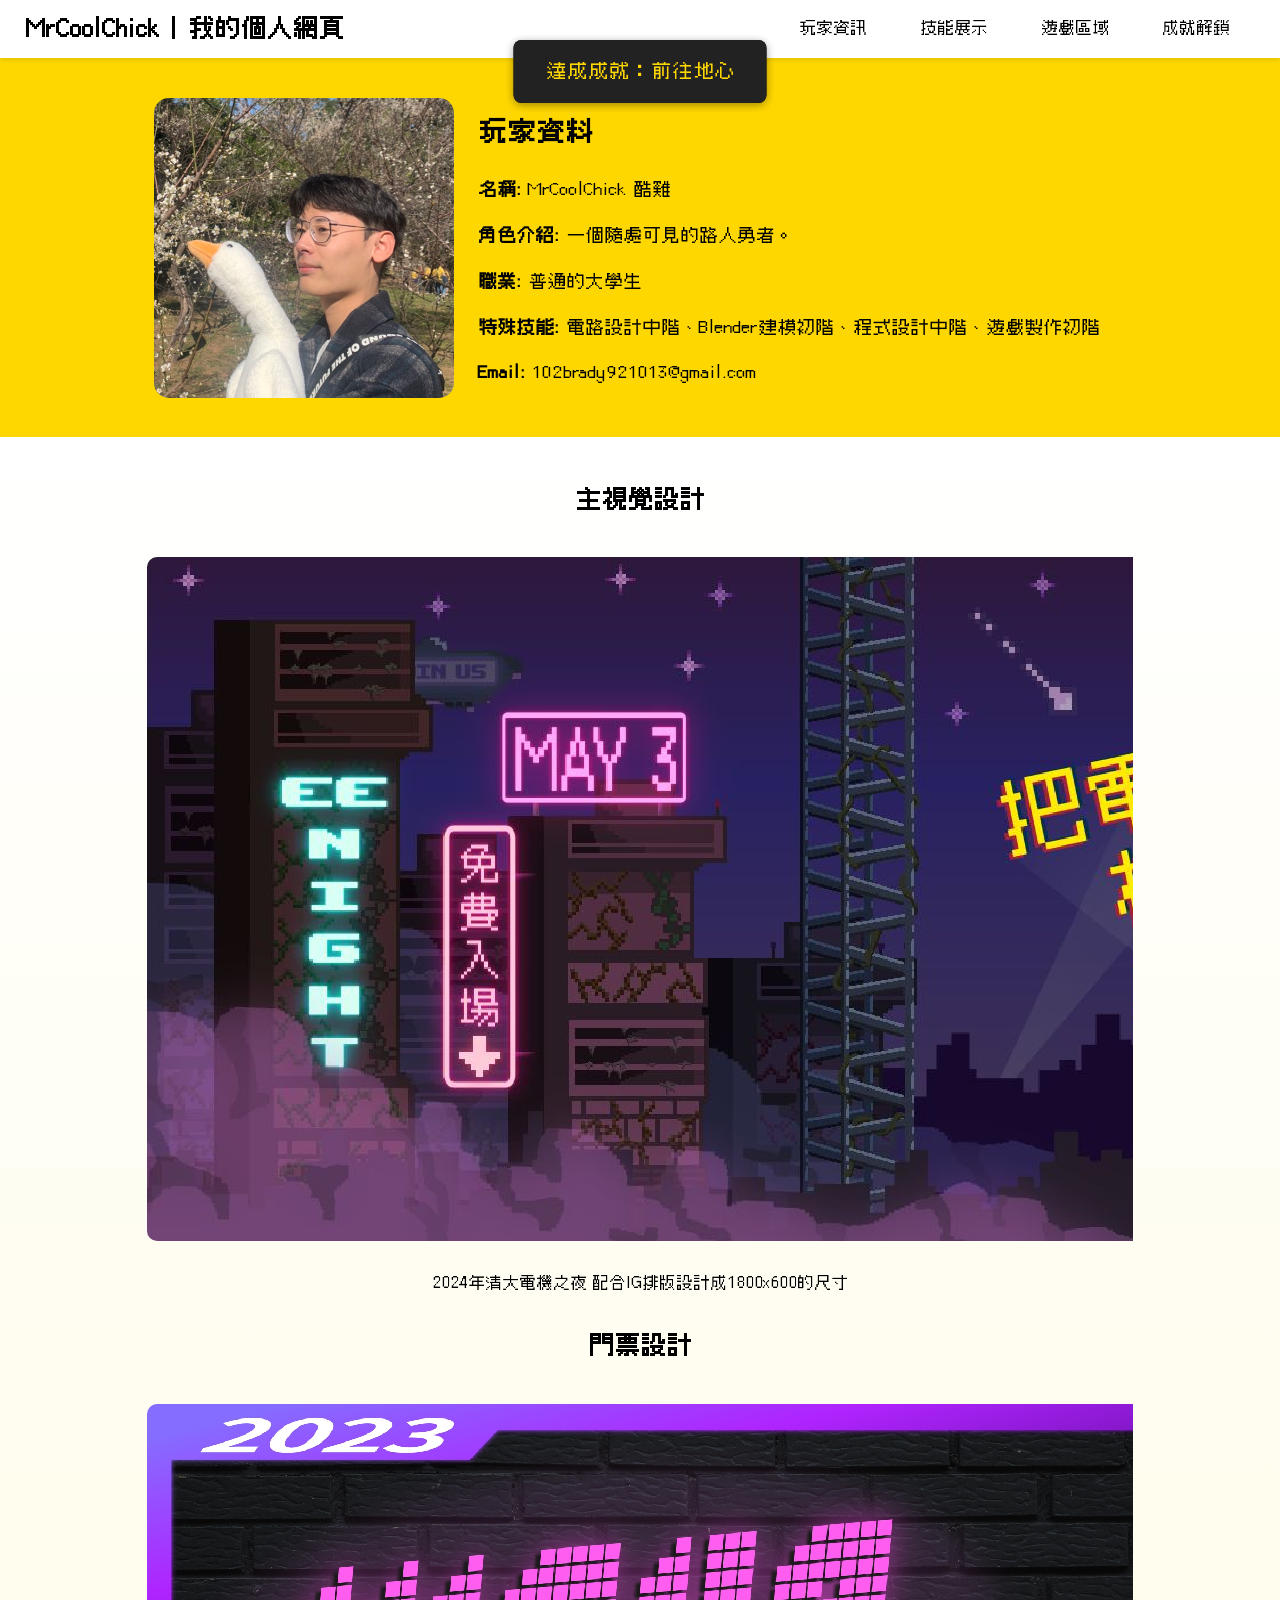
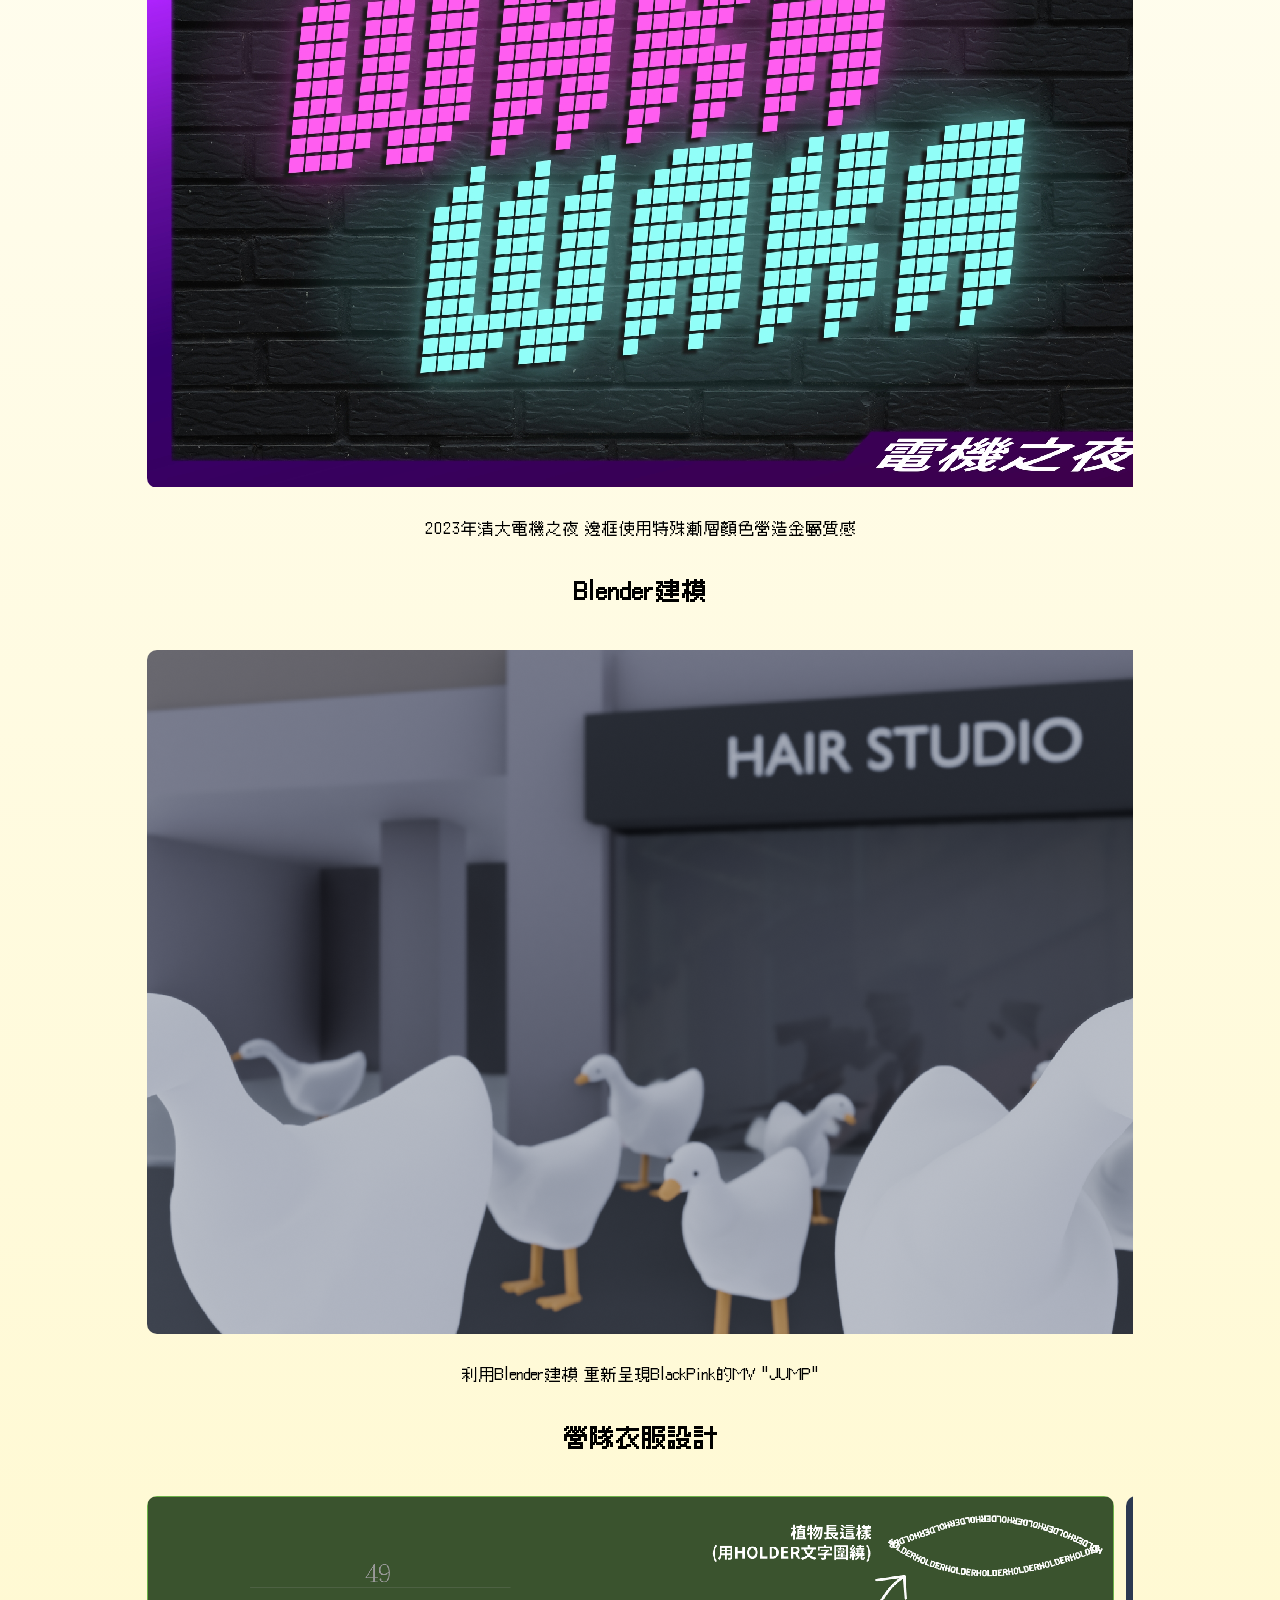
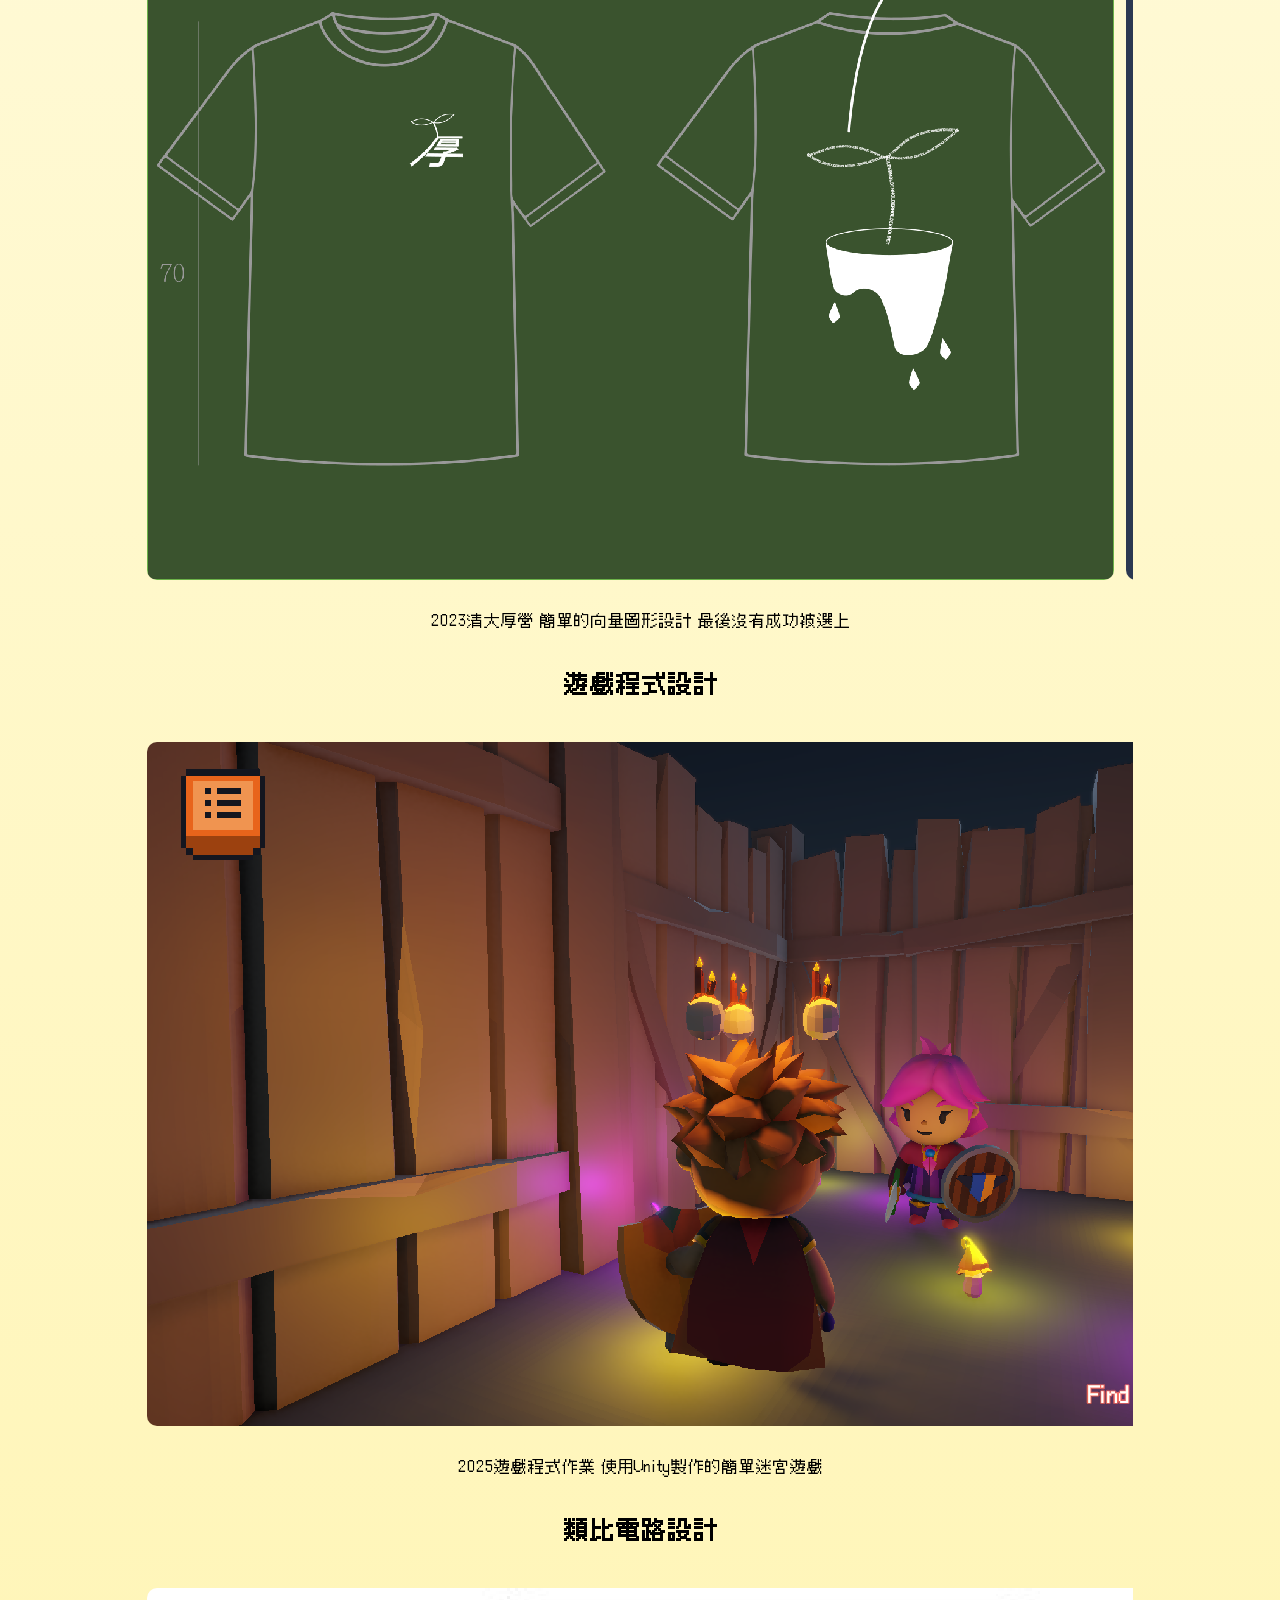
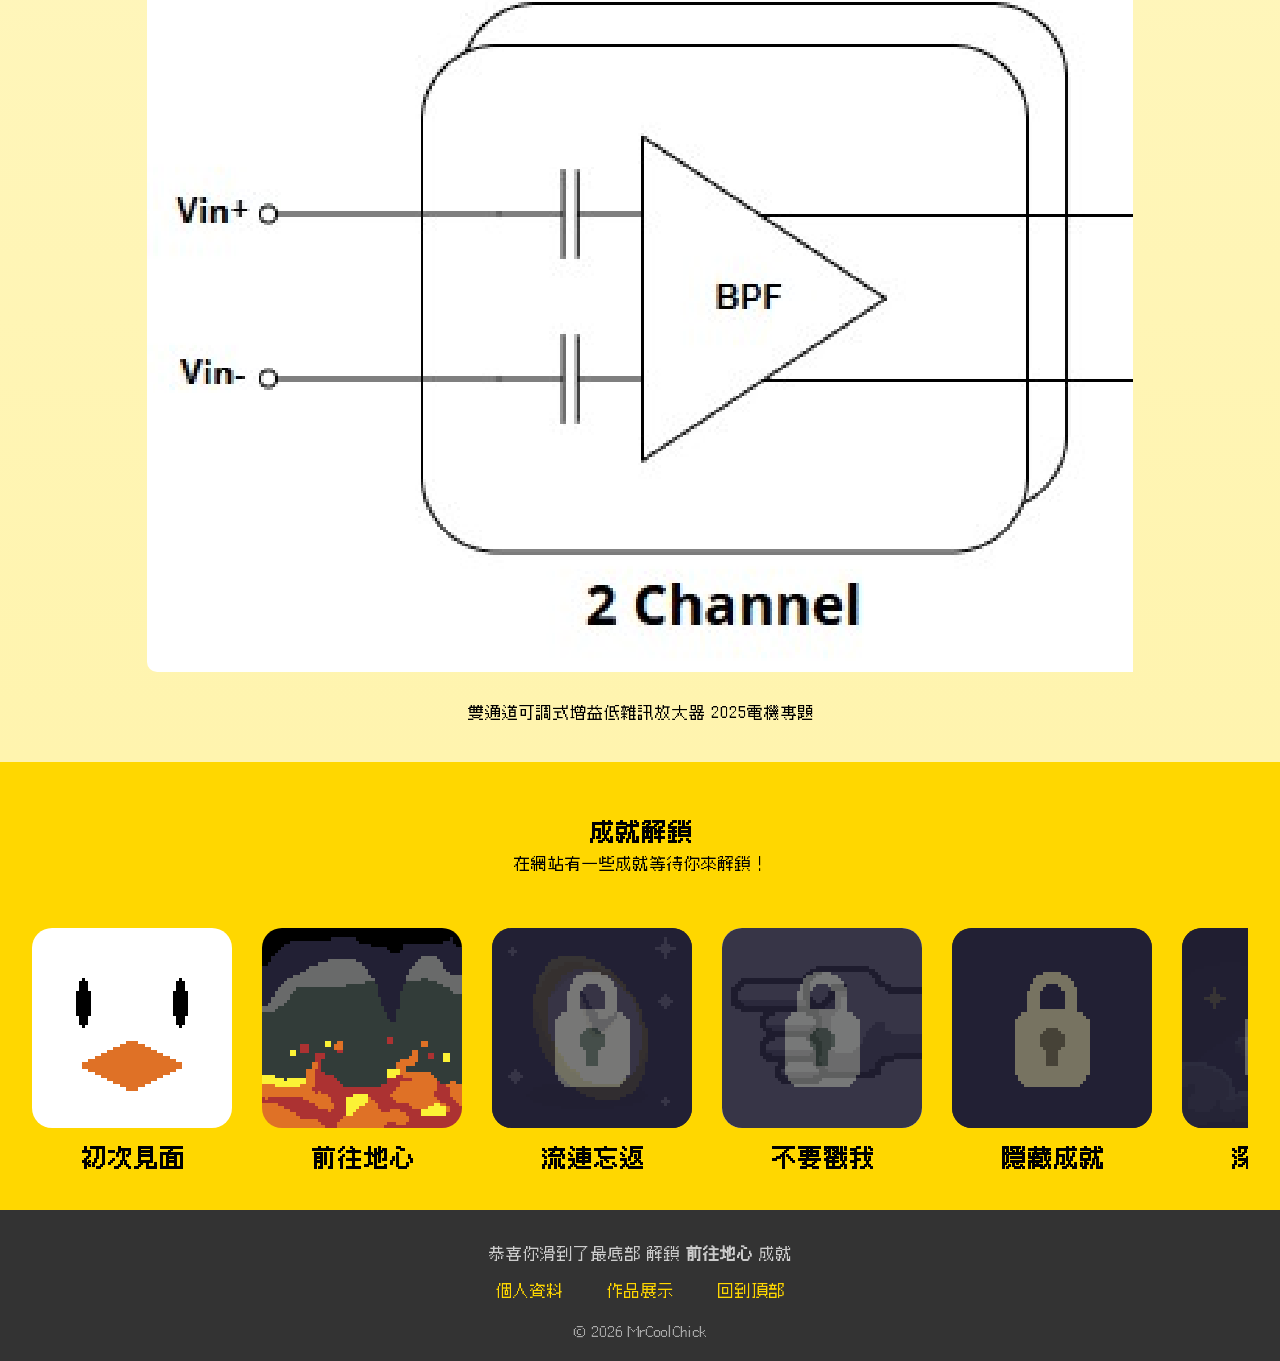
<file: index.html>
<!DOCTYPE html>
<html lang="zh-Hant">
<head>
  <meta charset="UTF-8">
  <meta name="viewport" content="width=device-width, initial-scale=1.0">
  <title>MrCoolChick | 我的個人網頁</title>
  <link rel="icon" href="./image/LOGO.png" type="image/png">
  <link rel="stylesheet" href="./css/main.css">
</head>
<body id="top">
  <!-- 頁首區塊 -->
  <header>
    <div class="header-container">
      <div class="header-title">MrCoolChick | 我的個人網頁</div>
      <nav class="header-nav">
        <a href="#profile">玩家資訊</a>
        <a href="#works">技能展示</a>
        <a href="./MiniGame/index.html">遊戲區域</a>
        <a href="#achievement">成就解鎖</a>
      </nav>
      <button class="hamburger" aria-label="開啟選單">
        <span></span><span></span><span></span>
      </button>
    </div>
  </header>
  
  <!-- 個人資料區域 -->
  <section class="profile" id="profile">
    <div class="profile-container"> 
      <img src="./image/pro.jpg" alt="profile image" class="profile-img">
      <div class="profile-text">
        <h2>玩家資料</h2>
        <p><strong>名稱: </strong>MrCoolChick 酷雞</p>
        <p><strong>角色介紹: </strong>一個隨處可見的路人勇者。</p>
        <p><strong>職業: </strong>普通的大學生</p>
        <p><strong>特殊技能: </strong>電路設計中階、Blender建模初階、程式設計中階、遊戲製作初階</p>
        <p><strong>Email: </strong>102brady921013@gmail.com</p>
      </div>
    </div>
  </section>

  <!-- 作品展示區域 -->
  <section class="works" id="works">

    <h2>主視覺設計</h2>
    <div class="carousel">
      <img src="./image/work_1_4.jpg" alt="work1 picture4" class="carousel-img">
    </div>
    <div class="carousel-desc">2024年清大電機之夜 配合IG排版設計成1800x600的尺寸</div>

    <h2>門票設計</h2>
    <div class="carousel">
      <img src="./image/work_2_1.jpg" alt="work2 picture1" class="carousel-img">
      <img src="./image/work_2_2.jpg" alt="work2 picture2" class="carousel-img">
    </div>
    <div class="carousel-desc">2023年清大電機之夜 邊框使用特殊漸層顏色營造金屬質感</div>

    <h2>Blender建模</h2>
    <div class="carousel">
      <img src="./image/work_3_1.png" alt="work3 picture1" class="carousel-img">
      <img src="./image/work_3_2.png" alt="work3 picture2" class="carousel-img">
      <img src="./image/work_3_3.png" alt="work3 picture3" class="carousel-img">
    </div>
    <div class="carousel-desc">利用Blender建模 重新呈現BlackPink的MV "JUMP"</div>

    <h2>營隊衣服設計</h2>
    <div class="carousel">
      <img src="./image/work_4_1.png" alt="work4 picture1" class="carousel-img">
      <img src="./image/work_4_2.png" alt="work4 picture2" class="carousel-img">
      <img src="./image/work_4_3.png" alt="work4 picture3" class="carousel-img">
      <img src="./image/work_4_4.png" alt="work4 picture4" class="carousel-img">
    </div>
    <div class="carousel-desc">2023清大厚營 簡單的向量圖形設計 最後沒有成功被選上</div>

    <h2>遊戲程式設計</h2>
    <div class="carousel">
      <img src="./image/work_5_2.png" alt="work5 picture2" class="carousel-img">
      <img src="./image/work_5_3.png" alt="work5 picture3" class="carousel-img">
      <img src="./image/work_5_4.png" alt="work5 picture4" class="carousel-img">
      <img src="./image/work_5_1.png" alt="work5 picture1" class="carousel-img">
    </div>
    <div class="carousel-desc">2025遊戲程式作業 使用Unity製作的簡單迷宮遊戲</div>

    <h2>類比電路設計</h2>
    <div class="carousel">
      <img src="./image/work_6_1.jpg" alt="work6 picture1" class="carousel-img">
      <img src="./image/work_6_2.jpg" alt="work6 picture2" class="carousel-img">
      <img src="./image/work_6_3.jpg" alt="work6 picture3" class="carousel-img">
    </div>
    <div class="carousel-desc">雙通道可調式增益低雜訊放大器 2025電機專題</div>
  </section>
  <!--成就解鎖區域-->
  <section class="achievement" id="achievement">
    <h1 style="margin-bottom: 0;">成就解鎖</h1>
    <p style="margin-top: 0; margin-bottom: 50px;">在網站有一些成就等待你來解鎖！</p>
    <div class="achievement-container">
      <div class="achievement-single">
        <img src="./image/ach_FirstTime.png" alt="achievement image" class="achievement-img">
        <img src="./image/ach_Lock.png" alt="achievement lock" class="achievement-lock" id="lock4">
        <p><strong>初次見面</strong></p>
      </div>
      <div class="achievement-single">
        <img src="./image/ach_ToTheCore.png" alt="achievement image" class="achievement-img">
        <img src="./image/ach_Lock.png" alt="achievement lock" class="achievement-lock" id="lock1">
        <p><strong>前往地心</strong></p>
      </div>
      <div class="achievement-single">
        <img src="./image/ach_Clock.png" alt="achievement image" class="achievement-img">
        <img src="./image/ach_Lock.png" alt="achievement lock" class="achievement-lock" id="lock2">
        <p><strong>流連忘返</strong></p>
      </div>
      <div class="achievement-single">
        <img src="./image/ach_Finger.png" alt="achievement image" class="achievement-img">
        <img src="./image/ach_Lock.png" alt="achievement lock" class="achievement-lock" id="lock3">
        <p><strong>不要戳我</strong></p>
      </div>
      <div class="achievement-single">
        <img src="./image/ach_Hidden.png" alt="achievement image" class="achievement-img" id="hidden-achievement">
        <img src="./image/ach_Lock.png" alt="achievement lock" class="achievement-lock" id="lock5">
        <p><strong>隱藏成就</strong></p>
      </div>
      <div class="achievement-single">
        <img src="./image/ach_Night.png" alt="achievement image" class="achievement-img">
        <img src="./image/ach_Lock.png" alt="achievement lock" class="achievement-lock" id="lock6">
        <p><strong>深夜探險</strong></p>
      </div>
      <div class="achievement-single">
        <img src="./image/ach_Top.png" alt="achievement image" class="achievement-img">
        <img src="./image/ach_Lock.png" alt="achievement lock" class="achievement-lock" id="lock7">
        <p><strong>頂天立地</strong></p>
      </div>
    </div>
  </section>

  </section>
  <!-- 頁尾區塊 -->
  <footer>
    <div class="footer-desc">恭喜你滑到了最底部 解鎖<strong> 前往地心 </strong>成就</div>
    <div class="footer-nav">
      <a href="#profile">個人資料</a>
      <a href="#works">作品展示</a>
      <a href="#top">回到頂部</a>
    </div>
    <div style="color:#aaa;font-size:0.95rem;">
      &copy; <span id="footerYear"></span> MrCoolChick
    </div>
  </footer>

  <script src="./js/utils.js"></script>
  <script src="./js/main.js"></script>
  <script src="./js/ui.js"></script>
  <script src="./js/achievement.js"></script>
</body>
</html>
</file>
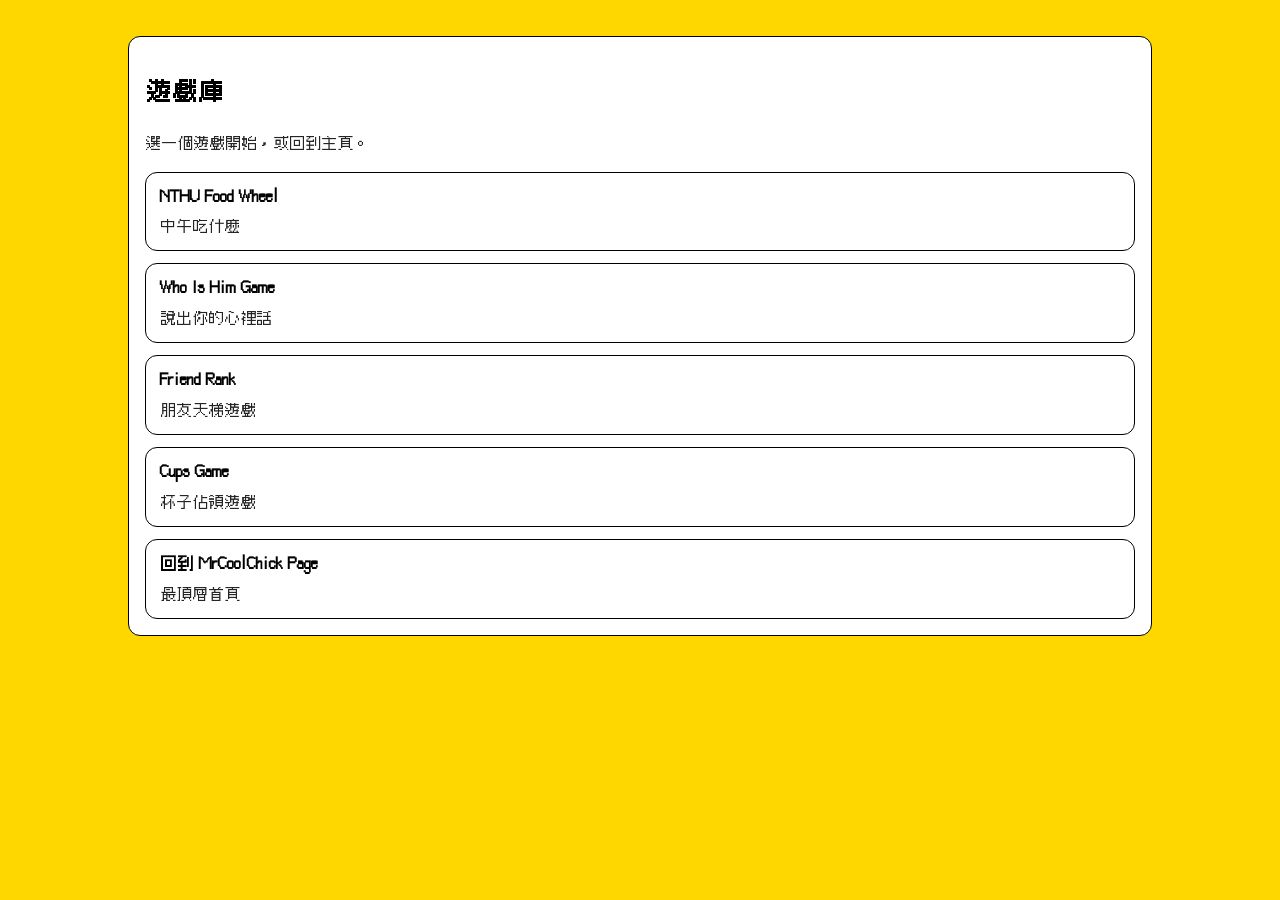
<file: MiniGame/index.html>
<!doctype html>
<html lang="zh-Hant">
	<head>
		<meta charset="utf-8" />
		<meta name="viewport" content="width=device-width, initial-scale=1" />
		<title>MiniGame 遊戲庫</title>

		<!-- Reuse site-wide styles (from project root) -->
		<link rel="stylesheet" href="../css/main.css" />

		<style>
			body {
				margin: 0;
				background: #ffd700;
			}

			/* Minimal layout only; avoid introducing new theme colors */
			.container {
				max-width: 80%;
				margin: 0 auto;
				padding: 24px 16px;
				
			}
			.card {
				padding: 16px;
				border: 1px solid currentColor;
				border-radius: 12px;
				margin: 12px 0;
                background: #ffffff;

			}
			.links {
				display: grid;
				gap: 12px;
				margin-top: 16px;
			}
			.link {
				display: block;
				padding: 12px 14px;
				border: 1px solid currentColor;
				border-radius: 12px;
				text-decoration: none;
                color: inherit;
			}
			.link:hover {
				background: rgba(0, 0, 0, 0.05);
			}
			.link:focus {
				outline: 2px solid currentColor;
				outline-offset: 2px;
			}
			.sub {
				opacity: 0.85;
				font-size: 0.95em;
				margin-top: 4px;
			}
		</style>
	</head>
	<body>
		<main class="container">
			<section class="card">
				<h1>遊戲庫</h1>
				<p class="sub">選一個遊戲開始，或回到主頁。</p>

				<nav class="links" aria-label="遊戲列表">
					<a class="link" href="./NTHUFoodWheel/index.html">
						<strong>NTHU Food Wheel</strong>
						<div class="sub">中午吃什麼</div>
					</a>

					<a class="link" href="./WhoIsHimGame/index.html">
						<strong>Who Is Him Game</strong>
						<div class="sub">說出你的心裡話</div>
					</a>

					<a class="link" href="./FriendRank/index.html">
						<strong>Friend Rank</strong>
						<div class="sub">朋友天梯遊戲</div>
					</a>

					<a class="link" href="./Cups/index.html">
						<strong>Cups Game</strong>
						<div class="sub">杯子佔領遊戲</div>
					</a>

					<a class="link" href="../index.html">
						<strong>回到 MrCoolChick Page</strong>
						<div class="sub">最頂層首頁</div>
					</a>
				</nav>
			</section>
		</main>
	</body>
</html>
</file>
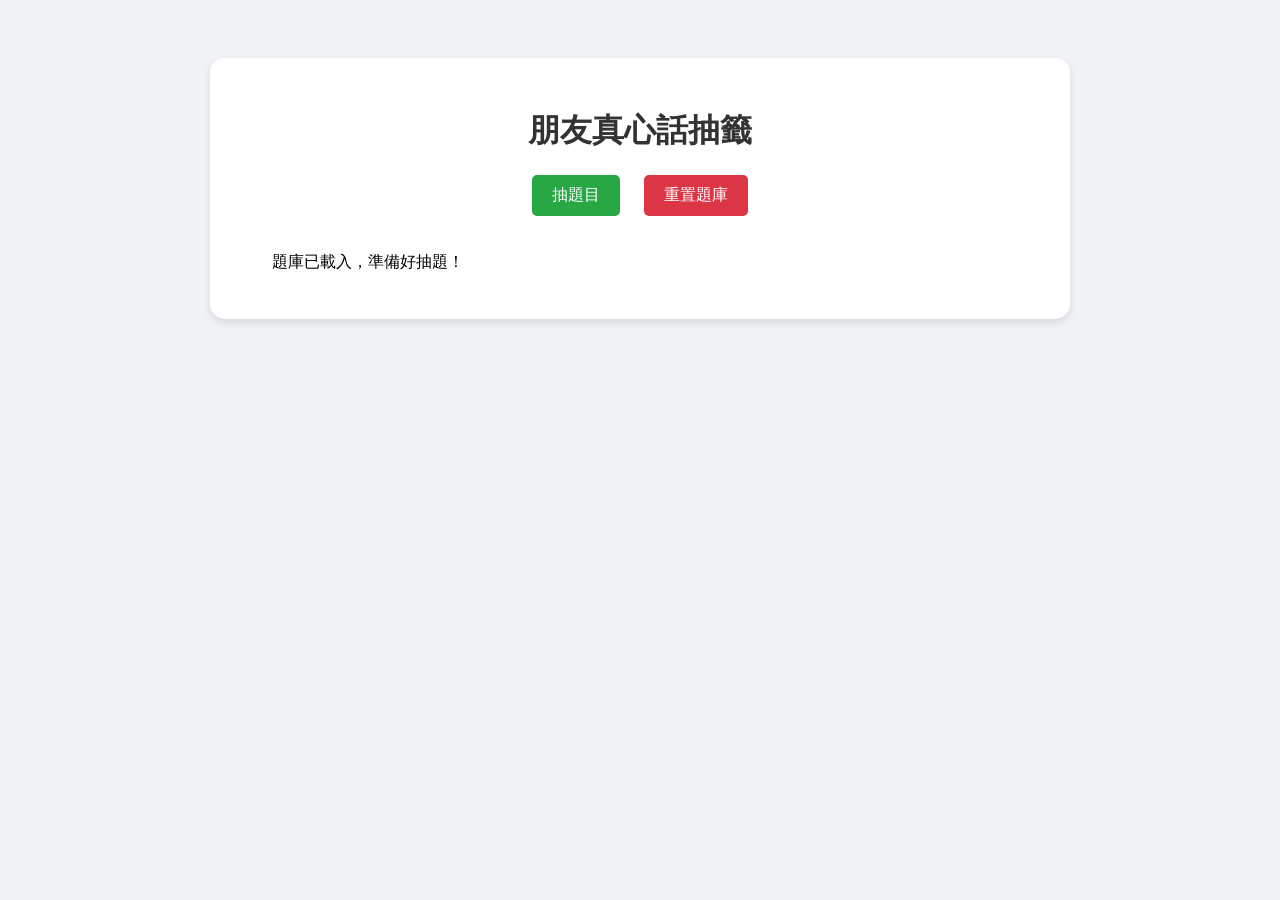
<file: WhoIsHimGame/index.html>
<!DOCTYPE html>
<html lang="zh-Hant">
<head>
    <meta charset="UTF-8">
    <meta name="viewport" content="width=device-width, initial-scale=1.0">
    <title>朋友真心話大抽籤</title>
    <link rel="stylesheet" href="style.css">
</head>
<body>
    <div class="container">
        <h1>朋友真心話抽籤</h1>
        <div class="controls">
            <button id="drawBtn">抽題目</button>
            <button id="resetBtn">重置題庫</button>
        </div>
        <div id="questionArea" class="question-grid"></div>
    </div>
    <script src="questions.js"></script>
    <script src="script.js"></script>
</body>
</html>
</file>
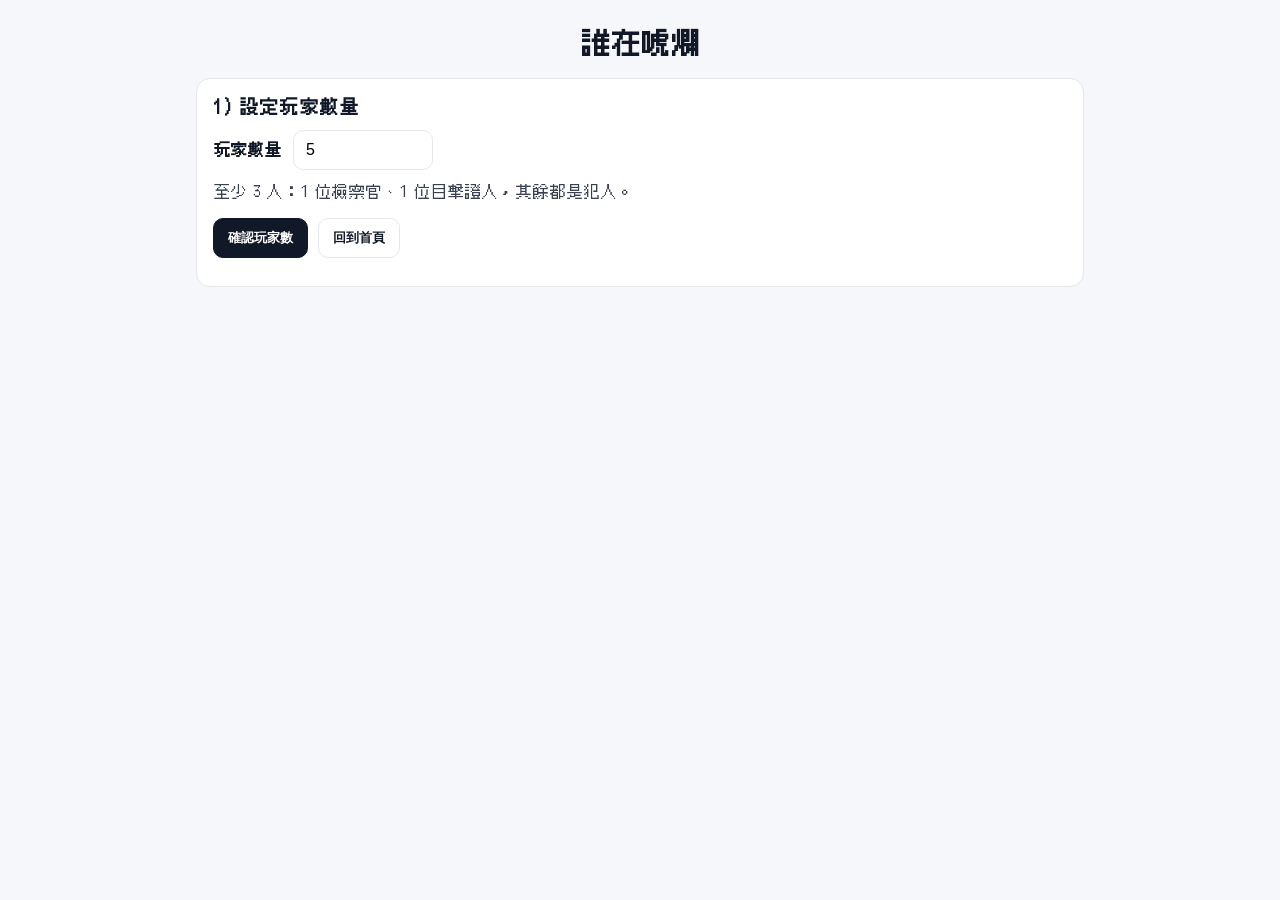
<file: MiniGame/Bullshit/index.html>
<!DOCTYPE html>
<html lang="zh-Hant">
<head>
	<meta charset="UTF-8" />
	<meta name="viewport" content="width=device-width, initial-scale=1.0" />
	<title>誰在唬爛</title>
	<link rel="stylesheet" href="style.css" />
</head>

<body>
	<div class="container">
		<h1>誰在唬爛</h1>
		<div class="card" role="application" aria-label="誰在唬爛遊戲">
			<!-- Setup -->
			<section id="panel-setup" class="panel" aria-label="設定玩家數量">
				<h2>1) 設定玩家數量</h2>
				<div class="row">
					<label class="label" for="playerCount">玩家數量</label>
					<input id="playerCount" class="input" type="number" inputmode="numeric" min="3" max="20" value="5" />
				</div>
				<p class="hint">至少 3 人：1 位檢察官、1 位目擊證人，其餘都是犯人。</p>
				<div class="controls">
					<button id="btn-confirmPlayers" type="button" class="btn btn-primary">確認玩家數</button>
					<button id="btn-backHome-setup" type="button" class="btn btn-ghost">回到首頁</button>
				</div>
				<p id="setupError" class="error" aria-live="polite"></p>
			</section>

			<!-- Question -->
			<section id="panel-question" class="panel" aria-label="抽題目" hidden>
				<h2>2) 抽題目</h2>
				<div class="termBox">
					<div class="termLabel">題目詞彙</div>
					<div id="termText" class="termText">—</div>
				</div>
				<p class="hint">隨時可以重抽。只有目擊證人能按「查看解釋」偷看正確解釋。</p>
				<div class="controls">
					<button id="btn-redraw" type="button" class="btn btn-secondary">重抽題目</button>
					<button id="btn-startRoles" type="button" class="btn btn-primary">開始分配身分</button>
					<button id="btn-changePlayers" type="button" class="btn btn-ghost">更改玩家數</button>
				</div>
				<p id="questionError" class="error" aria-live="polite"></p>
			</section>

			<!-- Roles -->
			<section id="panel-roles" class="panel" aria-label="輪流查看身分" hidden>
				<h2>3) 輪流查看身分</h2>
				<div class="roleHeader">
					<div id="turnPlayer" class="turnPlayer">請把螢幕交給玩家 1</div>
					<div class="termMini">題目：<span id="termMiniText">—</span></div>
				</div>
				<div id="roleCover" class="cover">
					<p class="hint">只有這位玩家可以看螢幕，其他人請轉頭或閉眼。</p>
					<div class="controls">
						<button id="btn-revealRole" type="button" class="btn btn-primary">查看我的身分</button>
					</div>
				</div>
				<div id="roleReveal" class="reveal" hidden>
					<div id="roleText" class="roleText">—</div>
					<div id="roleHint" class="roleHint">—</div>
					<div id="explainArea" class="explainArea" hidden>
						<button id="btn-viewExplain" type="button" class="btn btn-secondary">查看解釋</button>
						<div id="explainText" class="explainText" hidden></div>
					</div>
					<div class="controls">
						<button id="btn-nextPlayer" type="button" class="btn btn-primary">我看完了，下一位</button>
					</div>
				</div>
			</section>

			<!-- Night ready -->
			<section id="panel-nightReady" class="panel" aria-label="天黑前" hidden>
				<h2>4) 天黑請閉眼</h2>
				<div class="termBox">
					<div class="termLabel">題目詞彙</div>
					<div id="termTextNight" class="termText">—</div>
				</div>
				<div id="prosecutorPublic" class="publicBox" aria-live="polite"></div>
				<p class="hint">目擊證人在倒數期間偷偷按「查看解釋」。其他人請閉眼。</p>
				<div class="controls">
					<button id="btn-startNight" type="button" class="btn btn-primary">天黑請閉眼（開始60秒）</button>
				</div>
			</section>

			<!-- Night timer -->
			<section id="panel-nightTimer" class="panel" aria-label="夜晚倒數" hidden>
				<h2>夜晚倒數</h2>
				<div class="timer" aria-live="polite">
					<span id="timerText">60</span>
					<span class="timerUnit">秒</span>
				</div>
				<div class="controls">
					<button id="btn-viewExplainNight" type="button" class="btn btn-secondary">查看解釋（僅目擊證人）</button>
				</div>
				<div id="explainTextNight" class="explainText" hidden></div>
				<p class="hint">倒數結束會自動進入檢察官猜測。</p>
			</section>

			<!-- Guess -->
			<section id="panel-guess" class="panel" aria-label="檢察官猜測" hidden>
				<h2>5) 檢察官猜測目擊證人</h2>
				<p class="hint">檢察官聽完所有人的內容後，按下玩家編號猜測誰是目擊證人。</p>
				<div id="guessGrid" class="guessGrid" aria-label="玩家編號按鈕"></div>
				<div id="guessResult" class="result" aria-live="polite"></div>
				<div class="controls">
					<button id="btn-restart" type="button" class="btn btn-primary">再玩一次</button>
					<button id="btn-backHome-end" type="button" class="btn btn-ghost">回到首頁</button>
				</div>
			</section>
		</div>
	</div>

	<script src="questions.js"></script>
	<script src="script.js"></script>
</body>
</html>
</file>
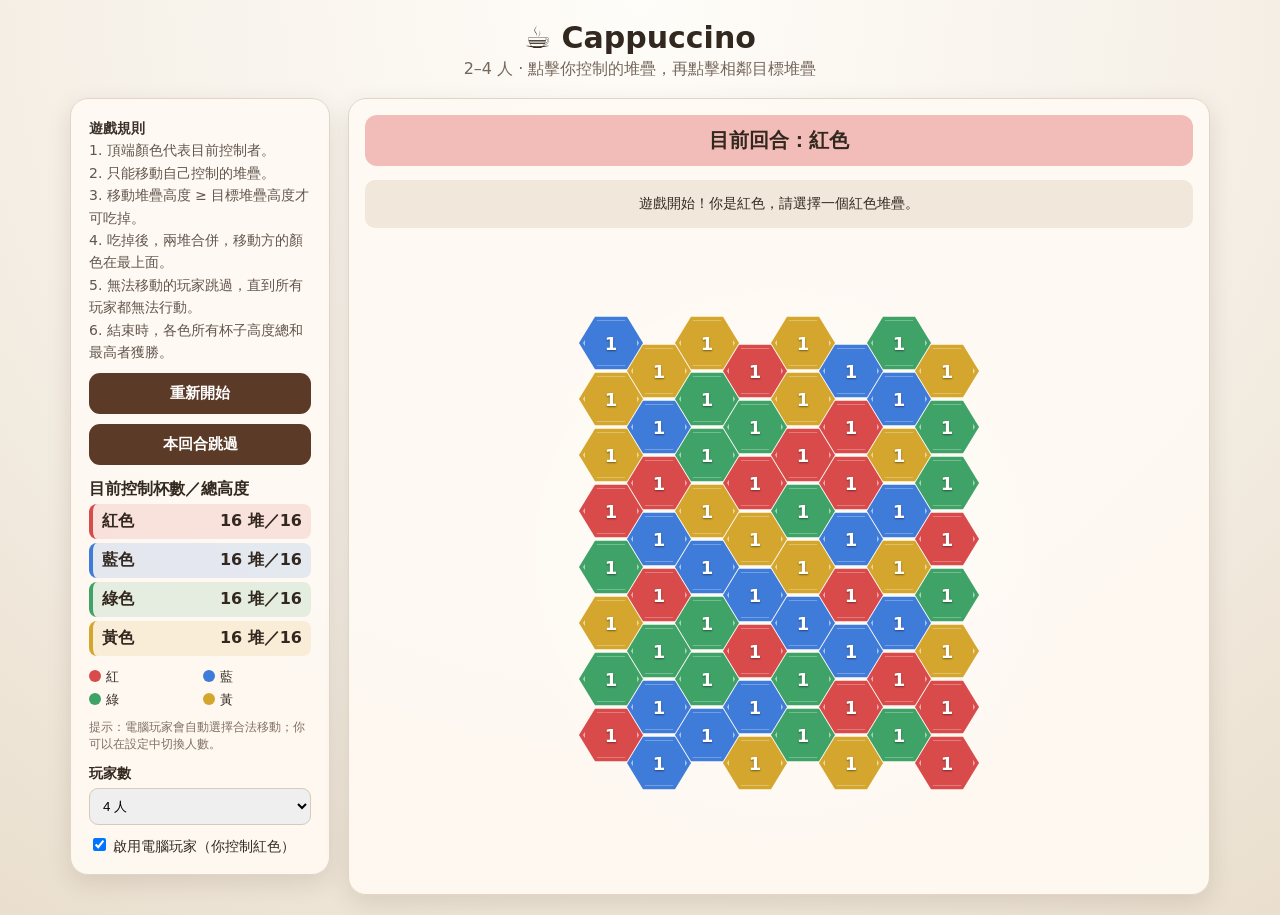
<file: MiniGame/Cups/index.html>
<!DOCTYPE html>
<html lang="zh-Hant">
<head>
<meta charset="UTF-8">
<meta name="viewport" content="width=device-width, initial-scale=1.0">
<title>Cappuccino Board Game</title>
<link rel="stylesheet" href="style.css">
</head>
<body>
<div class="wrap">
  <h1>☕ Cappuccino</h1>
  <div class="sub">2–4 人 · 點擊你控制的堆疊，再點擊相鄰目標堆疊</div>

  <div class="layout">
    <aside class="panel">
      <div class="rules">
        <strong>遊戲規則</strong><br>
        1. 頂端顏色代表目前控制者。<br>
        2. 只能移動自己控制的堆疊。<br>
        3. 移動堆疊高度 ≥ 目標堆疊高度才可吃掉。<br>
        4. 吃掉後，兩堆合併，移動方的顏色在最上面。<br>
        5. 無法移動的玩家跳過，直到所有玩家都無法行動。<br>
        6. 結束時，各色所有杯子高度總和最高者獲勝。
      </div>
      <button id="newGame">重新開始</button>
      <button id="pass">本回合跳過</button>
      <div class="scores" id="scores"></div>
      <div class="legend">
        <div><span class="dot red"></span>紅</div>
        <div><span class="dot blue"></span>藍</div>
        <div><span class="dot green"></span>綠</div>
        <div><span class="dot yellow"></span>黃</div>
      </div>
      <div class="note">提示：電腦玩家會自動選擇合法移動；你可以在設定中切換人數。</div>
      <label style="display:block;margin-top:12px;font-size:14px;font-weight:700">
        玩家數
        <select id="playerCount" style="width:100%;padding:9px;margin-top:5px;border-radius:9px;border:1px solid #d8c9b8">
          <option value="2">2 人</option><option value="3">3 人</option><option value="4" selected>4 人</option>
        </select>
      </label>
      <label style="display:block;margin-top:10px;font-size:14px">
        <input type="checkbox" id="ai" checked> 啟用電腦玩家（你控制紅色）
      </label>
    </aside>

    <main class="boardbox">
      <div id="turn" class="board-turn">準備開始</div>
      <div id="status" class="status">點擊「重新開始」開始遊戲。</div>
      <div id="board"></div>
    </main>
  </div>
</div>

<script src="script.js"></script>
</body>
</html>
</file>
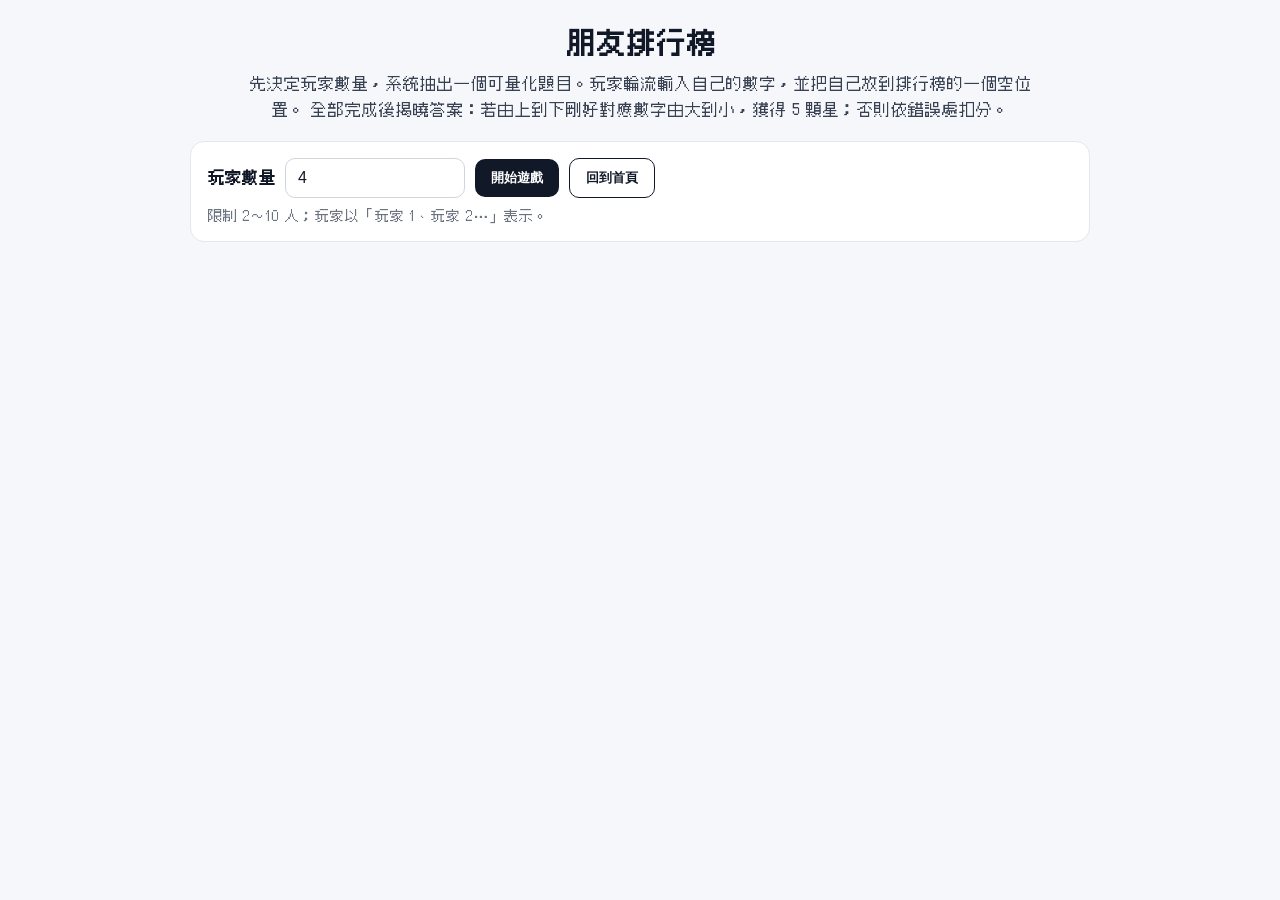
<file: MiniGame/FriendRank/index.html>
<!DOCTYPE html>
<html lang="zh-Hant">
<head>
	<meta charset="UTF-8" />
	<meta name="viewport" content="width=device-width, initial-scale=1.0" />
	<title>朋友排行榜</title>
	<link rel="stylesheet" href="style.css" />
</head>
<body>
	<div class="container">
		<h1>朋友排行榜</h1>
		<p class="desc">
			先決定玩家數量，系統抽出一個可量化題目。玩家輪流輸入自己的數字，並把自己放到排行榜的一個空位置。
			全部完成後揭曉答案：若由上到下剛好對應數字由大到小，獲得 5 顆星；否則依錯誤處扣分。
		</p>

		<div id="setup" class="card">
			<div class="row">
				<label for="playerCount" class="label">玩家數量</label>
				<input id="playerCount" class="input" type="number" min="2" max="10" value="4" />
				<button id="startBtn" class="btn primary" type="button">開始遊戲</button>
				<button id="backBtnSetup" class="btn" type="button" onclick="location.href='../../index.html'">回到首頁</button>
			</div>
			<div class="hint">限制 2～10 人；玩家以「玩家 1、玩家 2…」表示。</div>
		</div>

		<div id="game" class="card hidden">
			<div class="question">
				<div class="k">題目</div>
				<div id="questionText" class="v">—</div>
			</div>

			<div class="turn">
				<div class="k">現在輪到</div>
				<div id="currentPlayer" class="v">—</div>
			</div>

			<div class="row wrap">
				<label for="answerInput" class="label">輸入你的數字</label>
				<input id="answerInput" class="input" type="number" inputmode="decimal" placeholder="例如 1、5、12" />
				<button id="confirmAnswerBtn" class="btn" type="button">確認數字</button>
			</div>

			<div id="placeArea" class="place-area hidden">
				<div id="placeTitle" class="k">選擇你要放的位置（點空格）</div>
				<div id="slots" class="slots"></div>
				<div class="hint">每個已放置的格子右側都有上移/下移，可調整前面玩家排序。</div>
				<div class="hint">提示：排行榜最上面代表數字最大。</div>
			</div>

			<div class="controls">
				<button id="restartBtn" class="btn primary" type="button">重新開始</button>
				<button id="redrawBtn" class="btn primary" type="button">重抽題目</button>
				<button id="backBtn" class="btn primary" type="button" onclick="location.href='../../index.html'">回到首頁</button>
			</div>

			<div id="result" class="result hidden" aria-live="polite"></div>
		</div>
	</div>

	<script src="questions.js"></script>
	<script src="script.js"></script>
</body>
</html>
</file>
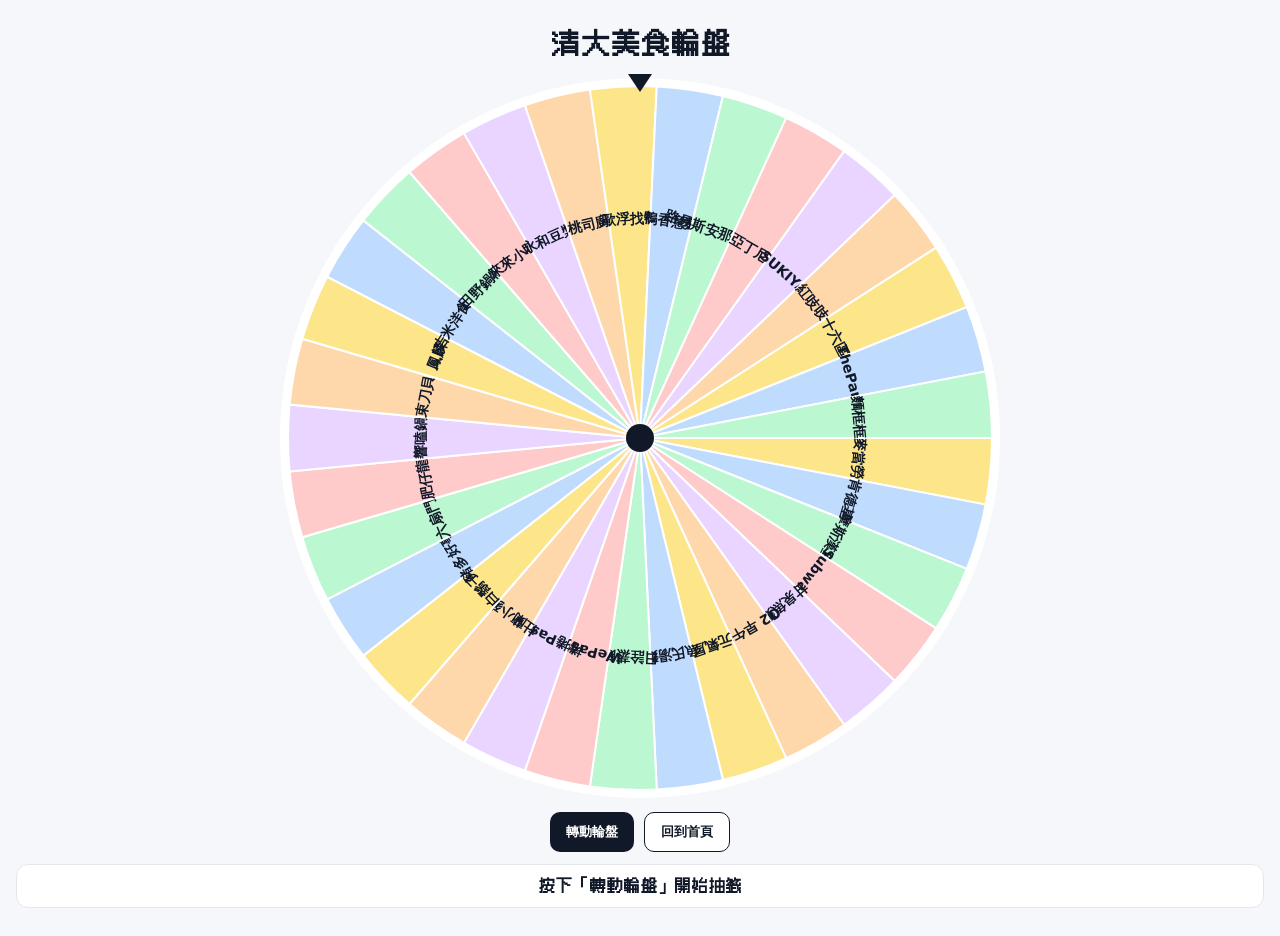
<file: MiniGame/NTHUFoodWheel/index.html>
<!DOCTYPE html>
<html lang="zh-Hant">
<head>
    <meta charset="UTF-8">
    <meta name="viewport" content="width=device-width, initial-scale=1.0">
    <title>清大美食輪盤</title>
    <link rel="stylesheet" href="style.css">
</head>
<body>
    <div class="container">
        <h1>清大美食輪盤</h1>
        <div class="wheel-area" aria-label="輪盤區域">
            <div class="wheel-wrap">
                <canvas id="wheelCanvas" width="360" height="360" aria-label="美食輪盤"></canvas>
                <div class="pointer" aria-hidden="true"></div>
            </div>
        </div>
        <div class="controls">
            <button id="drawBtn" type="button">轉動輪盤</button>
            <button id="backBtn" type="button" onclick="location.href='../../index.html'">回到首頁</button>
        </div>
        <div id="result" class="result" aria-live="polite">按下「轉動輪盤」開始抽籤</div>
    </div>
    <script src="questions.js"></script>
    <script src="script.js"></script>
</body>
</html>
</file>
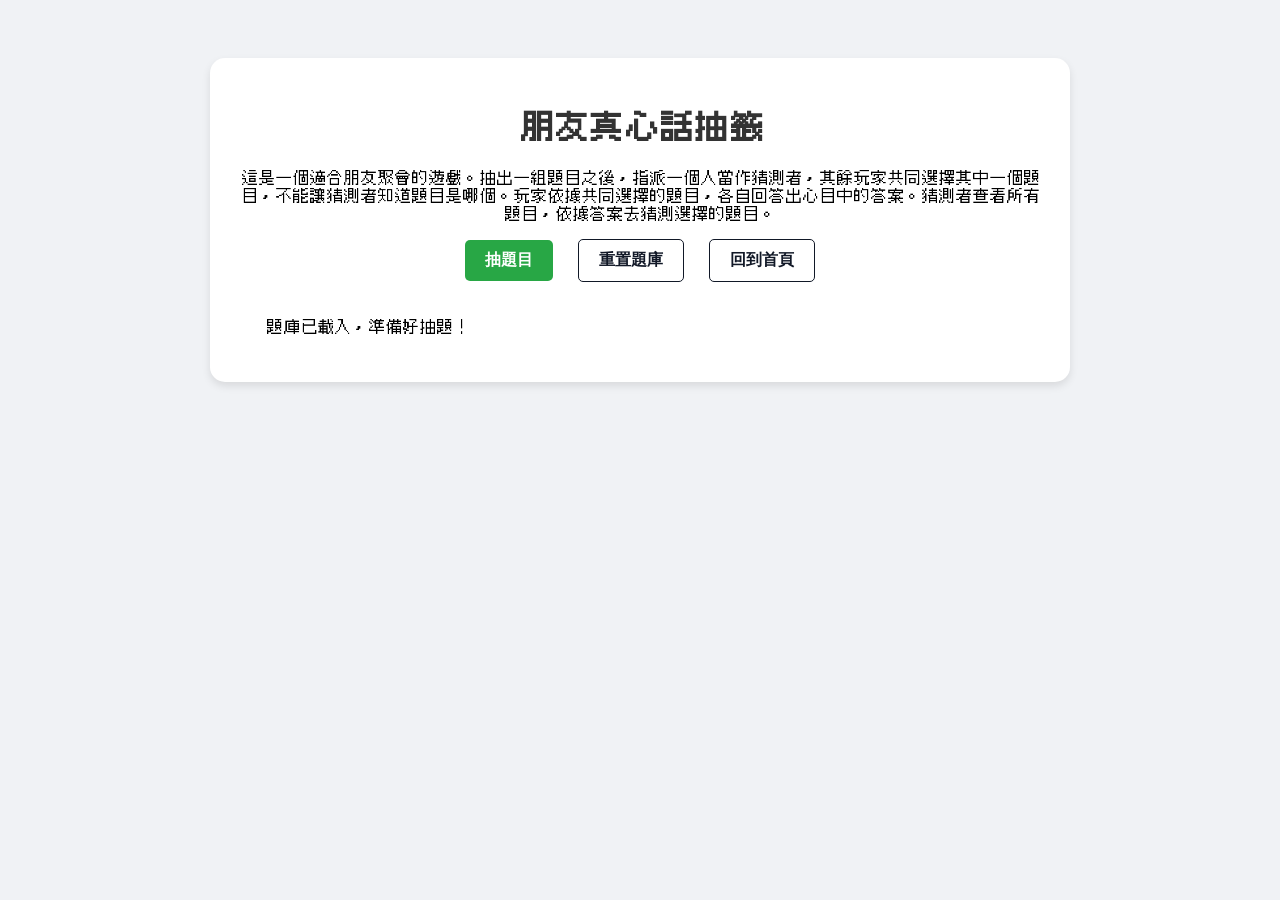
<file: MiniGame/WhoIsHimGame/index.html>
<!DOCTYPE html>
<html lang="zh-Hant">
<head>
    <meta charset="UTF-8">
    <meta name="viewport" content="width=device-width, initial-scale=1.0">
    <title>朋友真心話抽籤</title>
    <link rel="stylesheet" href="style.css">
</head>
<body>
    <div class="container">
        <h1>朋友真心話抽籤</h1>
        <p>這是一個適合朋友聚會的遊戲。抽出一組題目之後，指派一個人當作猜測者，其餘玩家共同選擇其中一個題目，不能讓猜測者知道題目是哪個。玩家依據共同選擇的題目，各自回答出心目中的答案。猜測者查看所有題目，依據答案去猜測選擇的題目。</p>
        <div class="controls">
            <button id="drawBtn">抽題目</button>
            <button id="resetBtn">重置題庫</button>
            <button id="backBtn" type="button" onclick="location.href='../../index.html'">回到首頁</button>
        </div>
        <div id="questionArea" class="question-grid"></div>
    </div>
    <script src="questions.js"></script>
    <script src="script.js"></script>
</body>
</html>
</file>
<file: css/main.css>
@font-face {
  font-family: 'Cubic';
  src: url('../font/Cubic_11_1.100_R.woff2') format('woff2');
  font-weight: normal;
  font-style: normal;
  font-display: swap;
}
body {
  font-family: 'Cubic', Arial, sans-serif;
  margin: 0;
  padding: 0;
  line-height: 1.6;
  background-color: #ffffff;
}
html {
  scroll-behavior: smooth;
}
section {
  padding: 2rem;
}
/* 頁首樣式 */
header {
  background: rgba(255, 255, 255, 0.85);
  color: #000000;
  padding: 10px;
  text-align: center;
  position: sticky;
  top: 0;
  z-index: 1001;
  backdrop-filter: blur(2px);
  box-shadow: 0 2px 4px rgba(0,0,0,0.1);
}
.header-container {
  display: flex;
  justify-content: space-between;
  align-items: center;
  max-width: auto;
  margin: 0 auto;
  padding: 0 1rem;
}
.header-title {
  font-size: 1.5rem;
  font-weight: bold;
  text-align: left;
}
.header-nav a {
  color: #000000;
  text-decoration: none;
  margin: 0 1.5rem;
  font-size: 1rem;
  transition: color 0.2s;
  text-align: right;
}
.header-nav a:hover {
  color: #515151;
}
.hamburger {
  display: none;
  flex-direction: column;
  justify-content: center;
  align-items: center;
  width: 40px;
  height: 40px;
  background: none;
  border: none;
  cursor: pointer;
  z-index: 1100;
}
.hamburger span {
  display: block;
  width: 28px;
  height: 4px;
  margin: 4px 0;
  background: #222;
  border-radius: 2px;
  transition: 0.3s;
}
/* 個人資料區域樣式 */
.profile {
  background: #ffd700;
}
.profile-container {
  display: flex;
  align-items: center;
  justify-content: center;
  width: 80%;
  margin: 0 auto;
  gap: 1.5rem;
}
.profile-img {
  width: 300px;
  height: 300px;
  border-radius: 5%;
  object-fit: cover;
}
.profile-text {
  font-size: 1.1rem;
  margin-left: 0;
  margin-right: auto;
}
.works {
  background: linear-gradient(to bottom, #ffffff, #fff4ae);
  padding: 1.5rem;
  text-align: center;
}
/* 作品輪播樣式 */
.carousel {
  display: flex;
  position: relative;
  overflow-x: auto;
  overflow-y: hidden;
  width: max-content;
  max-width: 80%;
  border-radius: 4px;
  margin: 0 auto;
  min-height: 600px;
  height: 80vh;
  max-height: 1000px;
  scroll-behavior: smooth;
  scrollbar-width: thin;
  scrollbar-color: #000000 transparent;
  justify-content: flex-start;
  align-items: center;
  padding-bottom: 0;
}
.carousel-img {
  height: 95%;
  width: auto;
  object-fit: contain;
  border-radius: 10px;
  margin-right: 12px;
  flex: 0 0 auto;
  image-rendering: pixelated;
}
.carousel-desc {
  left: 10%;
  bottom: 0;
  width: 80%;
  color: #000000;
  font-size: 1rem;
  padding: 0.7rem 1rem;
  border-radius: 0 0 4px 4px;
  z-index: 3;
  margin: 0 auto;
  box-sizing: border-box;    
}
/* 成就解鎖區域樣式 */
.achievement {
  background: #ffd700;
  text-align: center;
}
.achievement-container {
  display: flex;
  flex-direction: row;
  gap: 30px;
  margin: 0 auto;
  width: max-content;
  max-width: 100%;
  height: 250px;
  overflow-x: auto;
  overflow-y: hidden;
  scroll-behavior: smooth;
  scrollbar-width: thin;
  scrollbar-color: #000000 transparent;
  justify-content: flex-start;
  align-items: center;
}
.achievement-single {
  position: relative;
  width: 200px;
  height: 250px;
  flex-shrink: 0;  
}
.achievement-img {
  position: absolute;
  top: 0;
  left: 0;
  z-index: 1;
  width: 200px;
  height: 200px;
  border-radius: 10%;
  object-fit: cover;
  image-rendering: pixelated;
}
.achievement-lock {
  position: absolute;
  top: 0;
  left: 0;
  z-index: 2;
  width: 200px;
  height: 200px;
  border-radius: 10%;
  object-fit: cover;
  image-rendering: pixelated;
  opacity: 0.9;
  transition: opacity 0.5s;
}
.achievement-lock.unlocked {
  opacity: 0;
  pointer-events: none;
}
.achievement-single p {
  position: absolute;
  left: 0;
  right: 0;
  bottom: 0;
  margin: 0 auto;
  width: 100%;
  text-align: center;
  font-size: 1.5rem;
  font-weight: bold;
  color: #000000;
  white-space: nowrap;
}
.achievement-toast {
  position: fixed;
  top: 40px;
  left: 50%;
  transform: translateX(-50%);
  background: #222;
  color: #ffd700;
  padding: 1rem 2rem;
  border-radius: 8px;
  font-size: 1.2rem;
  box-shadow: 0 2px 8px rgba(0,0,0,0.2);
  z-index: 9999;
  white-space: nowrap;
  opacity: 1;
  transition: opacity 0.5s;
}
/* 頁尾樣式 */
footer {
  background: #333;
  color: #fff;
  text-align: center;
  padding: 2rem 1rem 1rem 1rem;
}
.footer-nav {
  margin-bottom: 1rem;
}
.footer-nav a {
  color: #ffd700;
  text-decoration: none;
  margin: 0 1.2rem;
  font-size: 1rem;
  transition: color 0.2s;
}
.footer-nav a:hover {
  color: #fff;
}
.footer-desc {
  margin-bottom: 0.7rem;
  color: #ccc;
  font-size: 1rem;
}
@media (max-width: 768px) {
  h1 {
    font-size: 1.5rem;
  }
  h2 {
    font-size: 1rem;
  }
  p {
    font-size: 0.9rem;
  }
  .header-title {
    font-size: 1rem;
  }
  .header-nav {
    display: none;
    position: absolute;
    top: 60px;
    right: 16px;
    background: #fff;
    box-shadow: 0 2px 8px rgba(0,0,0,0.15);
    border-radius: 8px;
    flex-direction: column;
    padding: 1rem 1rem;
    z-index: 1002;
  }
  .header-nav.active {
    display: flex;
  }
  .header-nav a {
    margin: 0.8rem 0; 
    padding: 1rem 0;
    font-size: 1rem;
    text-align: center;
  }
  .hamburger {
    display: flex;
  }
  .profile-container {
    flex-direction: column;
  }
  .profile-img {
    width: 100%;
    height: 100%;
    border-radius: 5%;
    object-fit: cover;
    margin: auto;
  }
  .profile-text {
    font-size: 1rem;
    margin: 0;
  }
  .carousel {
    max-width: 100%;
    min-width: none;
    max-height: 40vw;
    height: 40vw;
    min-height: 10vh;
  }
  .carousel-desc{
    font-size: 0.8rem;
  }
  .achievement-container {
    height: 150px;
  }
  .achievement-single {
    width: 100px;
    height: 140px;
  }
  .achievement-img {
    width: 100px;
    height: 100px;
  }
  .achievement-lock {
    width: 100px;
    height: 100px;
  }
  .achievement-single p {
    font-size: 0.8rem;
  }
  .achievement-toast {
    font-size: 1rem;
  }
  .footer-nav a {
    font-size: 0.8rem;
  }
  .footer-desc {
    font-size: 0.8rem;
  }
}
</file>
<file: WhoIsHimGame/style.css>
body {
    font-family: 'Segoe UI', Tahoma, Geneva, Verdana, sans-serif;
    background-color: #f0f2f5;
    display: flex;
    justify-content: center;
    padding-top: 50px;
}

.container {
    text-align: center;
    background-color: white;
    padding: 30px;
    border-radius: 15px;
    box-shadow: 0 4px 8px rgba(0,0,0,0.1);
    max-width: 800px;
    width: 90%;
}

h1 { color: #333; }

.controls { margin-bottom: 20px; }

button {
    font-size: 16px;
    padding: 10px 20px;
    margin: 0 10px;
    cursor: pointer;
    border: none;
    border-radius: 5px;
    transition: background-color 0.3s;
}

#drawBtn {
    background-color: #28a745;
    color: white;
}

#drawBtn:hover { background-color: #218838; }

#resetBtn {
    background-color: #dc3545;
    color: white;
}

#resetBtn:hover { background-color: #c82333; }

.question-grid {
    display: grid;
    grid-template-columns: repeat(auto-fill, minmax(250px, 1fr));
    gap: 15px;
    margin-top: 20px;
}

.question-card {
    background-color: #e9ecef;
    padding: 20px;
    border-radius: 8px;
    border-left: 5px solid #007bff;
    font-weight: bold;
    color: #495057;
    animation: fadeIn 0.5s;
}

@keyframes fadeIn {
    from { opacity: 0; transform: translateY(10px); }
    to { opacity: 1; transform: translateY(0); }
}
</file>
<file: MiniGame/Bullshit/style.css>
* { box-sizing: border-box; }

@font-face {
	font-family: 'Cubic';
	src: url('../../font/Cubic_11_1.100_R.woff2') format('woff2');
	font-weight: normal;
	font-style: normal;
	font-display: swap;
}

body {
	margin: 0;
	font-family: 'Cubic', Arial, sans-serif;
	background: #f6f7fb;
	color: #111827;
}

.container {
	max-width: 920px;
	margin: 0 auto;
	padding: 28px 16px;
}

h1 {
	margin: 0 0 18px;
	font-size: 28px;
	font-weight: 800;
	text-align: center;
}

.card {
	background: #ffffff;
	border: 1px solid #e5e7eb;
	border-radius: 14px;
	padding: 18px 16px;
}

.panel h2 {
	margin: 0 0 12px;
	font-size: 18px;
	font-weight: 800;
}

.row {
	display: flex;
	align-items: center;
	gap: 12px;
	flex-wrap: wrap;
	margin: 10px 0 6px;
}

.label {
	font-weight: 800;
}

.input {
	width: 140px;
	padding: 10px 12px;
	border: 1px solid #e5e7eb;
	border-radius: 10px;
	font-size: 16px;
}

.controls {
	display: flex;
	gap: 10px;
	flex-wrap: wrap;
	margin-top: 12px;
}

.btn {
	appearance: none;
	border-radius: 10px;
	padding: 10px 14px;
	font-weight: 800;
	cursor: pointer;
	border: 1px solid transparent;
	background: #ffffff;
	color: #111827;
}

.btn:disabled {
	opacity: 0.6;
	cursor: not-allowed;
}

.btn-primary {
	background: #111827;
	color: #ffffff;
	border-color: #111827;
}

.btn-secondary {
	background: #ffffff;
	color: #111827;
	border-color: #111827;
}

.btn-ghost {
	background: #ffffff;
	color: #111827;
	border-color: #e5e7eb;
}

.hint {
	margin: 10px 0 0;
	color: #374151;
	line-height: 1.6;
}

.error {
	margin: 10px 0 0;
	color: #b91c1c;
	font-weight: 800;
}

.termBox {
	border: 1px solid #e5e7eb;
	border-radius: 14px;
	padding: 14px;
	background: #f9fafb;
}

.termLabel {
	font-size: 12px;
	font-weight: 900;
	letter-spacing: 0.08em;
	color: #6b7280;
	text-transform: uppercase;
	margin-bottom: 6px;
}

.termText {
	font-size: 26px;
	font-weight: 900;
	line-height: 1.25;
}

.roleHeader {
	display: flex;
	align-items: flex-end;
	justify-content: space-between;
	gap: 12px;
	flex-wrap: wrap;
	margin-bottom: 10px;
}

.turnPlayer {
	font-size: 18px;
	font-weight: 900;
}

.termMini {
	color: #374151;
	font-weight: 800;
}

.cover {
	border: 1px dashed #d1d5db;
	border-radius: 14px;
	padding: 16px;
	background: #ffffff;
}

.reveal {
	border: 1px solid #e5e7eb;
	border-radius: 14px;
	padding: 16px;
	background: #ffffff;
}

.roleText {
	font-size: 28px;
	font-weight: 1000;
	margin-bottom: 10px;
}

.roleHint {
	font-size: 16px;
	font-weight: 800;
	color: #374151;
	line-height: 1.6;
}

.explainArea {
	margin-top: 14px;
	padding-top: 14px;
	border-top: 1px solid #e5e7eb;
}

.explainText {
	margin-top: 10px;
	padding: 12px 12px;
	border-radius: 12px;
	border: 1px solid #e5e7eb;
	background: #f9fafb;
	white-space: pre-wrap;
	line-height: 1.6;
	font-weight: 700;
}

.publicBox {
	margin-top: 12px;
	padding: 12px 12px;
	border-radius: 12px;
	border: 1px solid #e5e7eb;
	background: #ffffff;
	font-weight: 900;
}

.timer {
	margin: 10px 0 8px;
	text-align: center;
	font-weight: 1000;
	font-size: 56px;
}

.timerUnit {
	font-size: 20px;
	margin-left: 6px;
	font-weight: 900;
	color: #374151;
}

.guessGrid {
	display: grid;
	grid-template-columns: repeat(auto-fit, minmax(70px, 1fr));
	gap: 10px;
	margin-top: 10px;
}

.guessBtn {
	padding: 12px 10px;
	border-radius: 12px;
	border: 1px solid #111827;
	background: #ffffff;
	font-weight: 900;
	cursor: pointer;
}

.result {
	margin-top: 12px;
	padding: 12px 14px;
	border-radius: 12px;
	background: #ffffff;
	border: 1px solid #e5e7eb;
	font-weight: 900;
	min-height: 46px;
}

@media (max-width: 520px) {
	.termText { font-size: 22px; }
	.roleText { font-size: 24px; }
	.timer { font-size: 46px; }
}
</file>
<file: MiniGame/Cups/style.css>
:root {
  --bg:#f5efe6; --panel:#fffaf3; --ink:#332820;
  --coffee:#7a4b2a; --shadow:0 8px 24px rgba(55,35,20,.12);
}
*{box-sizing:border-box}
body{
  margin:0; min-height:100vh; color:var(--ink);
  font-family:system-ui,-apple-system,"Noto Sans TC",sans-serif;
  background:radial-gradient(circle at 50% 0%,#fffdf9 0,#f5efe6 55%,#eadfce 100%);
}
.wrap{max-width:1180px;margin:auto;padding:20px}
h1{margin:0 0 4px;text-align:center;font-size:30px}
.sub{text-align:center;color:#76675d;margin-bottom:18px}
.layout{display:grid;grid-template-columns:260px 1fr;gap:18px;align-items:start}
.panel,.boardbox{
  background:rgba(255,250,243,.92);border:1px solid #e2d5c6;
  border-radius:18px;box-shadow:var(--shadow);
}
.panel{padding:18px}
.turn{font-size:20px;font-weight:800;padding:12px;border-radius:12px;text-align:center;margin-bottom:14px}
.rules{font-size:14px;line-height:1.6;color:#62564e}
.rules strong{color:#3b3029}
button{
  width:100%;border:0;border-radius:11px;padding:11px 14px;
  font-size:15px;font-weight:750;cursor:pointer;background:#5b3b27;color:white;
  margin-top:10px;
}
button:hover{filter:brightness(1.08)}
.status{margin-top:12px;min-height:48px;padding:10px;border-radius:10px;background:#f1e7da;font-size:14px;align-items:center;display:flex;justify-content:center}
.scores{margin-top:14px}
.score{display:flex;justify-content:space-between;padding:7px 9px;border-radius:8px;margin:4px 0;font-weight:700}
.boardbox{padding:16px;overflow:auto}
#board{
  position:relative;margin:auto;width:min(800px,100%);height:650px;
  min-width:650px;background:
    radial-gradient(circle at 50% 50%,rgba(255,255,255,.55),transparent 60%);
  border-radius:15px;
}
.cup{
  position:absolute;width:64px;height:56px;
  transform:translate(-50%,-50%);
  clip-path:polygon(25% 3%,75% 3%,100% 50%,75% 97%,25% 97%,0 50%);
  display:flex;align-items:center;justify-content:center;
  cursor:pointer;user-select:none;transition:.15s;
  border:0;color:white;font-weight:900;font-size:18px;
  text-shadow:0 1px 2px rgba(0,0,0,.45);
  box-shadow:0 5px 8px rgba(0,0,0,.18);
}
.cup::after{
  content:"";position:absolute;inset:4px;clip-path:inherit;
  border:2px solid rgba(255,255,255,.55);pointer-events:none;
}
.cup:hover{filter:brightness(1.08);transform:translate(-50%,-50%) scale(1.08);z-index:20}
.cup.selected{
  outline:none;
  filter:brightness(2) saturate(1.22);
  box-shadow:0 0 0 3px #fffefb,0 0 0 6px #ffd84d,0 0 14px 4px rgba(255,210,80,.72),0 5px 8px rgba(0,0,0,.18);
  z-index:30;
}
.cup.selected::before{
  content:"";
  position:absolute;
  inset:-6px;
  clip-path:polygon(25% 3%,75% 3%,100% 50%,75% 97%,25% 97%,0 50%);
  border:3px solid #ffe8a0;
  pointer-events:none;
}
.cup.target{outline:4px dashed #fff;outline-offset:2px;z-index:25}
.cup.illegal{opacity:.45}
.red{background:#d94a4a}.blue{background:#3f7bd9}.green{background:#3fa267}.yellow{background:#d5a62d}
.legend{display:grid;grid-template-columns:1fr 1fr;gap:5px;margin-top:12px;font-size:13px}
.dot{display:inline-block;width:12px;height:12px;border-radius:50%;margin-right:5px;vertical-align:-1px}
.note{font-size:12px;color:#806f64;margin-top:10px}

/* 移到遊戲畫面上方的回合資訊欄 */
.board-turn{
  font-size:20px;font-weight:800;padding:12px;border-radius:12px;
  text-align:center;margin-bottom:14px;
}

@media(max-width:850px){.layout{grid-template-columns:1fr}.panel{order:2}#board{height:600px}}
</file>
<file: MiniGame/FriendRank/style.css>
* { box-sizing: border-box; }

@font-face {
	font-family: 'Cubic';
	src: url('../../font/Cubic_11_1.100_R.woff2') format('woff2');
	font-weight: normal;
	font-style: normal;
	font-display: swap;
}

body {
	margin: 0;
	font-family: 'Cubic', Arial, sans-serif;
	background: #f6f7fb;
	color: #111827;
	display: flex;
	justify-content: center;
	padding: 28px 16px;
}

.container {
	width: 100%;
	max-width: 900px;
}

h1 {
	margin: 0 0 12px;
	font-size: 28px;
	font-weight: 800;
	text-align: center;
}

.desc {
	margin: 0 auto 18px;
	max-width: 800px;
	line-height: 1.6;
	text-align: center;
	color: #374151;
}

.card {
	background: #ffffff;
	border: 1px solid #e5e7eb;
	border-radius: 14px;
	padding: 16px;
}

.hidden { display: none !important; }

.row {
	display: flex;
	align-items: center;
	gap: 10px;
}

.row.wrap {
	flex-wrap: wrap;
}

.label {
	font-weight: 700;
}

.input {
	width: 180px;
	max-width: 100%;
	padding: 10px 12px;
	border: 1px solid #d1d5db;
	border-radius: 10px;
	font-size: 16px;
	background: #ffffff;
	color: #111827;
}

.btn {
	appearance: none;
	border: 1px solid #111827;
	border-radius: 10px;
	padding: 10px 16px;
	font-weight: 800;
	cursor: pointer;
	background: #ffffff;
	color: #111827;
	transition: filter 0.15s;
}

.btn:hover:not(:disabled) {
	filter: brightness(0.92);
}

.btn.primary {
	border: 0;
	background: #111827;
	color: #ffffff;
}

.btn:disabled {
	opacity: 0.6;
	cursor: not-allowed;
}

.hint {
	margin-top: 10px;
	color: #6b7280;
	font-size: 14px;
}

.question, .turn {
	display: grid;
	grid-template-columns: 70px 1fr;
	gap: 10px;
	padding: 12px;
	border-radius: 12px;
	background: #f9fafb;
	border: 1px solid #e5e7eb;
	margin-bottom: 12px;
}

.k {
	font-weight: 900;
	color: #111827;
}

.v {
	font-weight: 700;
	color: #374151;
}

.place-area {
	margin-top: 12px;
}

.slots {
	margin-top: 10px;
	display: grid;
	grid-template-columns: 1fr;
	gap: 10px;
}


.slot {
	width: 100%;
	text-align: left;
	padding: 12px 14px;
	border-radius: 12px;
	border: 1px dashed #111827;
	background: #ffffff;
	display: flex;
	align-items: center;
	justify-content: space-between;
	gap: 10px;
}

.slot.clickable {
	cursor: pointer;
}

.slot.occupied {
	cursor: default;
	border-style: solid;
	border-color: #e5e7eb;
	background: #f9fafb;
}

.slot .meta {
	display: inline-flex;
	align-items: baseline;
	flex-wrap: wrap;
	gap: 0;
}

.slot .actions {
	display: inline-flex;
	gap: 8px;
	flex-shrink: 0;
}

.slot-btn {
	appearance: none;
	border: 1px solid #111827;
	border-radius: 10px;
	padding: 8px 12px;
	font-weight: 800;
	cursor: pointer;
	background: #ffffff;
	color: #111827;
	transition: filter 0.15s;
}

.slot-btn:hover:not(:disabled) {
	filter: brightness(0.92);
}

.slot-btn:disabled {
	opacity: 0.6;
	cursor: not-allowed;
}

.slot .pos {
	font-weight: 900;
	margin-right: 10px;
}

.slot .who {
	font-weight: 800;
}

.slot .ans {
	margin-left: 10px;
	color: #6b7280;
	font-weight: 800;
}

.controls {
	display: flex;
	justify-content: center;
	gap: 10px;
	margin-top: 14px;
}

.result {
	margin-top: 14px;
	padding: 12px 14px;
	border-radius: 12px;
	background: #ffffff;
	border: 1px solid #e5e7eb;
	font-weight: 800;
	text-align: center;
}

.stars {
	font-size: 22px;
	letter-spacing: 1px;
	margin-bottom: 6px;
}

.sub {
	font-weight: 700;
	color: #374151;
}
</file>
<file: MiniGame/NTHUFoodWheel/style.css>
* { box-sizing: border-box; }

@font-face {
  font-family: 'Cubic';
  src: url('../../font/Cubic_11_1.100_R.woff2') format('woff2');
  font-weight: normal;
  font-style: normal;
  font-display: swap;
}

body {
	margin: 0;
	font-family: 'Cubic', Arial, sans-serif;
	background: #f6f7fb;
	color: #111827;
}

.container {
	max-width: 100%;
	margin: 0 auto;
	padding: 28px 16px;
	text-align: center;
}

h1 {
	margin: 0 0 18px;
	font-size: 28px;
	font-weight: 800;
}

.wheel-area {
	display: flex;
	justify-content: center;
	width: 100%;
	margin: 8px 0 14px;
}

.wheel-wrap {
	--wheel-size: min(80vw, 720px);
	position: relative;
	width: var(--wheel-size);
	height: var(--wheel-size);
	max-width: 100%;
	max-height: 100%;
}

#wheelCanvas {
	width: 100%;
	height: 100%;
	display: block;
	border-radius: 999px;
	background: #ffffff;
}

.pointer {
	position: absolute;
	top: clamp(-4px, calc(var(--wheel-size) * -0.01), -2px);
	left: 50%;
	transform: translateX(-50%);
	width: 0;
	height: 0;
	border-left: clamp(9px, calc(var(--wheel-size) / 30), 12px) solid transparent;
	border-right: clamp(9px, calc(var(--wheel-size) / 30), 12px) solid transparent;
	border-top: clamp(13px, calc(var(--wheel-size) / 20), 18px) solid #111827;
}

.controls {
	display: flex;
	justify-content: center;
	gap: 10px;
	margin: 10px 0 12px;
}

#drawBtn {
	appearance: none;
	border: 0;
	border-radius: 10px;
	padding: 10px 16px;
	font-weight: 700;
	cursor: pointer;
	background: #111827;
	color: #ffffff;
	transition: filter 0.15s;
}

#drawBtn:hover:not(:disabled) {
	filter: brightness(0.92);
}

#drawBtn:disabled {
	opacity: 0.6;
	cursor: not-allowed;
}

#backBtn {
	appearance: none;
	border: 1px solid #111827;
	border-radius: 10px;
	padding: 10px 16px;
	font-weight: 700;
	cursor: pointer;
	background: #ffffff;
	color: #111827;
	transition: filter 0.15s;
}

#backBtn:hover {
	filter: brightness(0.92);
}

.result {
	margin-top: 8px;
	padding: 12px 14px;
	border-radius: 12px;
	background: #ffffff;
	border: 1px solid #e5e7eb;
	font-weight: 700;
}
</file>
<file: MiniGame/WhoIsHimGame/style.css>
@font-face {
    font-family: 'Cubic';
    src: url('../../font/Cubic_11_1.100_R.woff2') format('woff2');
    font-weight: normal;
    font-style: normal;
    font-display: swap;
}

body {
    font-family: 'Cubic', Arial, sans-serif;
    background-color: #f0f2f5;
    display: flex;
    justify-content: center;
    padding-top: 50px;
}

.container {
    text-align: center;
    background-color: white;
    padding: 30px;
    border-radius: 15px;
    box-shadow: 0 4px 8px rgba(0,0,0,0.1);
    max-width: 800px;
    width: 90%;
}

h1 { color: #333; }

.controls { margin-bottom: 20px; }

button {
    font-size: 16px;
    padding: 10px 20px;
    margin: 0 10px;
    cursor: pointer;
    border: none;
    border-radius: 5px;
    transition: background-color 0.3s, filter 0.15s;
}

button:hover:not(:disabled) {
	filter: brightness(0.92);
}

#drawBtn {
    background-color: #28a745;
    color: white;
    font-weight: 700;
}


#resetBtn {
    background-color: #ffffff;
    border: 1px solid #111827;
    color: #111827;
    font-weight: 700;
}


#backBtn {
    background-color: #ffffff;
    border: 1px solid #111827;
    color: #111827;
    font-weight: 700;
}

.question-grid {
    display: grid;
    grid-template-columns: repeat(auto-fill, minmax(250px, 1fr));
    gap: 15px;
    margin-top: 20px;
}

.question-card {
    background-color: #e9ecef;
    padding: 20px;
    border-radius: 8px;
    border-left: 5px solid #111827;
    font-weight: bold;
    color: #495057;
    animation: fadeIn 0.5s;
}

@keyframes fadeIn {
    from { opacity: 0; transform: translateY(10px); }
    to { opacity: 1; transform: translateY(0); }
}
</file>
